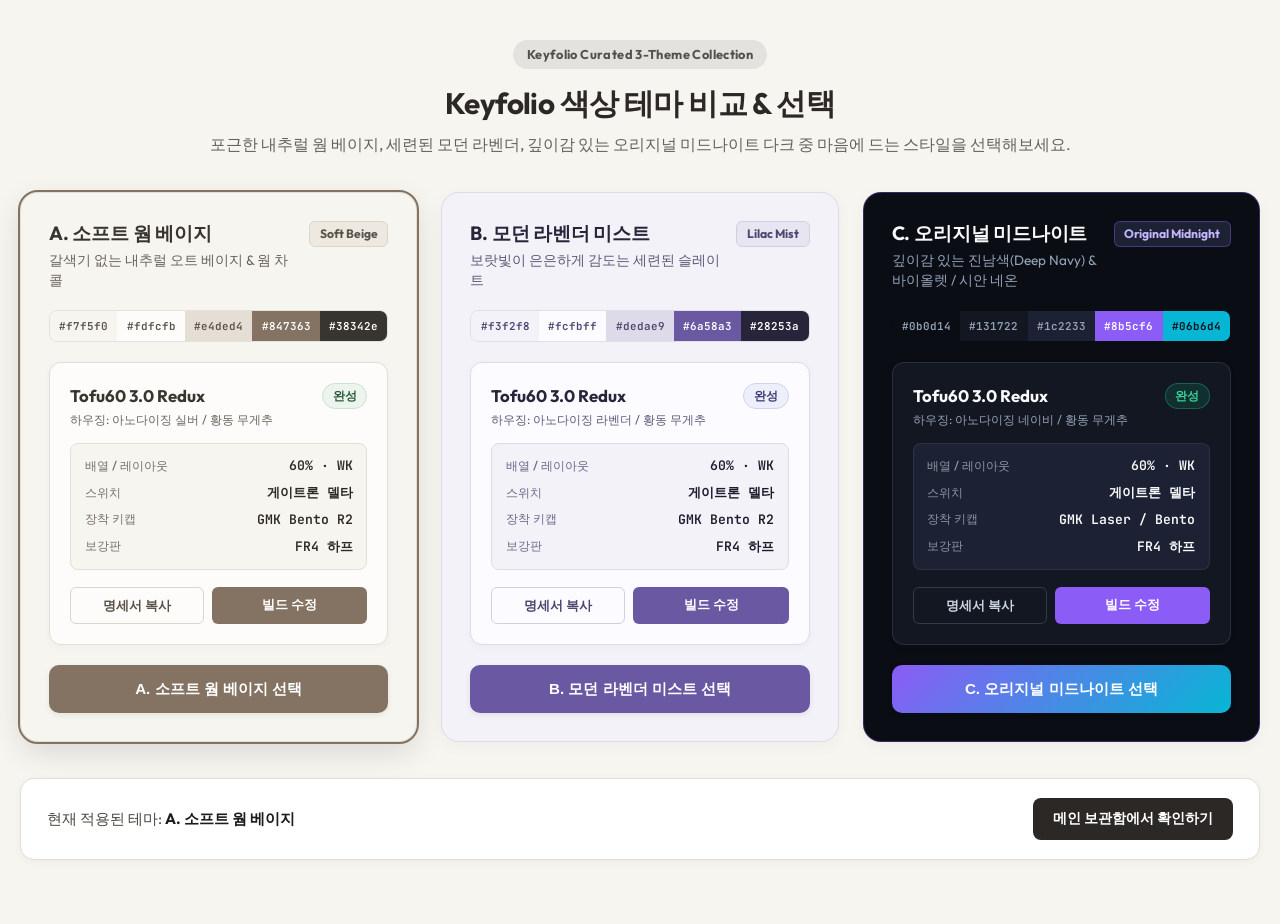
<file: theme-preview.html>
<!DOCTYPE html>
<html lang="ko">
<head>
  <meta charset="UTF-8">
  <meta name="viewport" content="width=device-width, initial-scale=1.0">
  <title>Keyfolio - 색상 테마 3종 비교 & 선택</title>
  <link rel="preconnect" href="https://fonts.googleapis.com">
  <link rel="preconnect" href="https://fonts.gstatic.com" crossorigin>
  <link href="https://fonts.googleapis.com/css2?family=JetBrains+Mono:wght@500;600&family=Outfit:wght@500;600;700&family=Pretendard:wght@400;500;600;700&display=swap" rel="stylesheet">
  <style>
    *, *::before, *::after {
      box-sizing: border-box;
      margin: 0;
      padding: 0;
    }

    body {
      font-family: 'Pretendard', 'Outfit', -apple-system, sans-serif;
      background: #f1f0ee;
      color: #333;
      line-height: 1.5;
      padding: 2.5rem 1.25rem 4rem;
      transition: background 0.3s ease, color 0.3s ease;
    }

    .container {
      max-width: 1240px;
      margin: 0 auto;
    }

    .header-section {
      text-align: center;
      margin-bottom: 2.25rem;
    }

    .badge-tag {
      display: inline-block;
      font-size: 0.8rem;
      font-weight: 700;
      padding: 0.3rem 0.85rem;
      border-radius: 9999px;
      background: #e4e2de;
      color: #55504a;
      margin-bottom: 0.75rem;
      letter-spacing: 0.03em;
      transition: all 0.3s ease;
    }

    .header-section h1 {
      font-size: 1.85rem;
      font-weight: 700;
      color: #2b2825;
      letter-spacing: -0.02em;
      transition: color 0.3s ease;
    }

    .header-section p {
      font-size: 1rem;
      color: #66615b;
      margin-top: 0.4rem;
      transition: color 0.3s ease;
    }

    /* 3 Columns Comparison Grid */
    .compare-grid {
      display: grid;
      grid-template-columns: repeat(3, 1fr);
      gap: 1.5rem;
    }

    @media (max-width: 1024px) {
      .compare-grid {
        grid-template-columns: 1fr;
        max-width: 580px;
        margin: 0 auto;
      }
    }

    /* Option Card Wrapper */
    .theme-panel {
      border-radius: 18px;
      padding: 1.75rem;
      display: flex;
      flex-direction: column;
      gap: 1.25rem;
      border: 1px solid;
      box-shadow: 0 4px 16px rgba(0, 0, 0, 0.04);
      transition: transform 0.25s ease, box-shadow 0.25s ease;
      position: relative;
    }

    .theme-panel:hover {
      transform: translateY(-3px);
      box-shadow: 0 10px 28px rgba(0, 0, 0, 0.08);
    }

    .theme-panel.active-choice {
      outline: 2.5px solid;
      box-shadow: 0 10px 30px rgba(0, 0, 0, 0.12);
    }

    .theme-header {
      display: flex;
      align-items: flex-start;
      justify-content: space-between;
      gap: 0.5rem;
    }

    .theme-header h2 {
      font-size: 1.2rem;
      font-weight: 700;
      letter-spacing: -0.01em;
      line-height: 1.3;
    }

    .theme-header p {
      font-size: 0.85rem;
      margin-top: 0.25rem;
    }

    .tag-pill {
      font-size: 0.76rem;
      font-weight: 700;
      padding: 0.2rem 0.6rem;
      border-radius: 6px;
      border: 1px solid;
      white-space: nowrap;
    }

    /* Swatches Palette Row */
    .palette-track {
      display: flex;
      height: 32px;
      border-radius: 8px;
      overflow: hidden;
      border: 1px solid rgba(0, 0, 0, 0.08);
    }

    .swatch {
      flex: 1;
      height: 100%;
      position: relative;
      display: flex;
      align-items: center;
      justify-content: center;
      font-size: 0.68rem;
      font-family: 'JetBrains Mono', monospace;
      font-weight: 600;
    }

    /* Mini Live Card Mockup */
    .mockup-card {
      border-radius: 12px;
      padding: 1.25rem;
      border: 1px solid;
      display: flex;
      flex-direction: column;
      gap: 0.85rem;
      box-shadow: 0 2px 8px rgba(0, 0, 0, 0.03);
    }

    .mockup-top {
      display: flex;
      align-items: flex-start;
      justify-content: space-between;
    }

    .mockup-title {
      font-size: 1.05rem;
      font-weight: 700;
    }

    .mockup-sub {
      font-size: 0.78rem;
      margin-top: 0.15rem;
    }

    .status-badge {
      font-size: 0.72rem;
      font-weight: 700;
      padding: 0.2rem 0.6rem;
      border-radius: 9999px;
      border: 1px solid;
    }

    .mockup-specs {
      border-radius: 8px;
      padding: 0.75rem 0.85rem;
      font-size: 0.84rem;
      display: flex;
      flex-direction: column;
      gap: 0.45rem;
      border: 1px solid;
    }

    .spec-row {
      display: flex;
      justify-content: space-between;
      align-items: center;
    }

    .spec-key {
      font-size: 0.78rem;
      font-weight: 500;
    }

    .spec-value {
      font-weight: 600;
      font-family: 'JetBrains Mono', monospace;
      font-size: 0.82rem;
    }

    .mockup-actions {
      display: flex;
      gap: 0.5rem;
      margin-top: 0.25rem;
    }

    .btn-mock-sub {
      flex: 1;
      padding: 0.5rem;
      border-radius: 6px;
      font-size: 0.8rem;
      font-weight: 600;
      border: 1px solid;
      background: transparent;
      text-align: center;
      cursor: default;
    }

    .btn-mock-main {
      flex: 1.2;
      padding: 0.5rem;
      border-radius: 6px;
      font-size: 0.8rem;
      font-weight: 600;
      border: none;
      text-align: center;
      cursor: default;
    }

    /* Apply Button */
    .btn-apply {
      width: 100%;
      padding: 0.85rem 1rem;
      border-radius: 10px;
      font-size: 0.95rem;
      font-weight: 700;
      border: none;
      cursor: pointer;
      display: flex;
      align-items: center;
      justify-content: center;
      gap: 0.5rem;
      transition: all 0.2s ease;
      margin-top: auto;
      box-shadow: 0 2px 6px rgba(0, 0, 0, 0.08);
    }

    .btn-apply:hover {
      filter: brightness(0.92);
      transform: translateY(-1px);
    }

    /* =========================================================================
       THEME 1: 소프트 웜 베이지 (Soft Warm Beige)
       ========================================================================= */
    .panel-beige {
      background: #f7f5f0;
      border-color: #e4ded4;
      color: #38342e;
    }
    .panel-beige.active-choice {
      outline-color: #847363;
    }
    .panel-beige .theme-header p { color: #69635a; }
    .panel-beige .tag-pill { background: #ede9e1; border-color: #dcd5c9; color: #5a5248; }
    .panel-beige .mockup-card { background: #fdfcfb; border-color: #e4ded4; }
    .panel-beige .mockup-sub { color: #69635a; }
    .panel-beige .status-badge { background: #edf4ee; color: #2a5c3c; border-color: #cde2d3; }
    .panel-beige .mockup-specs { background: #f7f5f0; border-color: #e4ded4; }
    .panel-beige .spec-key { color: #787066; }
    .panel-beige .spec-value { color: #2d2924; }
    .panel-beige .btn-mock-sub { border-color: #dcd5c9; color: #5a5248; }
    .panel-beige .btn-mock-main { background: #847363; color: #ffffff; }
    .panel-beige .btn-apply { background: #847363; color: #ffffff; }

    /* =========================================================================
       THEME 2: 모던 라벤더 미스트 (Modern Lavender Mist)
       ========================================================================= */
    .panel-lavender {
      background: #f3f2f8;
      border-color: #dedae9;
      color: #28253a;
    }
    .panel-lavender.active-choice {
      outline-color: #6a58a3;
    }
    .panel-lavender .theme-header p { color: #5e5875; }
    .panel-lavender .tag-pill { background: #e7e5f1; border-color: #d4cfdf; color: #4e4470; }
    .panel-lavender .mockup-card { background: #fcfbff; border-color: #dedae9; }
    .panel-lavender .mockup-sub { color: #5e5875; }
    .panel-lavender .status-badge { background: #edf0fa; color: #3d3b76; border-color: #cfd4ee; }
    .panel-lavender .mockup-specs { background: #f3f2f8; border-color: #dedae9; }
    .panel-lavender .spec-key { color: #6f6788; }
    .panel-lavender .spec-value { color: #1e1b2e; }
    .panel-lavender .btn-mock-sub { border-color: #d4cfdf; color: #4e4470; }
    .panel-lavender .btn-mock-main { background: #6a58a3; color: #ffffff; }
    .panel-lavender .btn-apply { background: #6a58a3; color: #ffffff; }

    /* =========================================================================
       THEME 3: 오리지널 미드나이트 (Original Midnight Navy & Violet) - 초기 오리지널 테마
       ========================================================================= */
    .panel-titanium {
      background: #0b0d14;
      border-color: rgba(139, 92, 246, 0.35);
      color: #f8fafc;
    }
    .panel-titanium.active-choice {
      outline-color: #8b5cf6;
      box-shadow: 0 10px 30px rgba(139, 92, 246, 0.25);
    }
    .panel-titanium .theme-header p { color: #94a3b8; }
    .panel-titanium .tag-pill { background: #1c2233; border-color: rgba(139, 92, 246, 0.4); color: #c4b5fd; }
    .panel-titanium .mockup-card { background: #131722; border-color: rgba(255, 255, 255, 0.1); }
    .panel-titanium .mockup-sub { color: #94a3b8; }
    .panel-titanium .status-badge { background: rgba(16, 185, 129, 0.15); color: #34d399; border-color: rgba(52, 211, 153, 0.3); }
    .panel-titanium .mockup-specs { background: #1c2233; border-color: rgba(255, 255, 255, 0.08); }
    .panel-titanium .spec-key { color: #8e94a0; }
    .panel-titanium .spec-value { color: #f8fafc; }
    .panel-titanium .btn-mock-sub { border-color: rgba(255, 255, 255, 0.15); color: #cbd5e1; }
    .panel-titanium .btn-mock-main { background: #8b5cf6; color: #ffffff; }
    .panel-titanium .btn-apply { background: linear-gradient(135deg, #8b5cf6 0%, #06b6d4 100%); color: #ffffff; }

    /* Dark Mode Page Adaptive Styles */
    body.theme-preview-dark {
      background: #090a0d !important;
      color: #e4e4e7 !important;
    }
    body.theme-preview-dark .header-section h1 {
      color: #f4f4f5;
    }
    body.theme-preview-dark .header-section p {
      color: #9da1ab;
    }
    body.theme-preview-dark .badge-tag {
      background: #16181f;
      color: #a1a1aa;
      border: 1px solid rgba(255, 255, 255, 0.08);
    }
    body.theme-preview-dark .bottom-bar {
      background: #16181f;
      border-color: rgba(255, 255, 255, 0.1);
    }
    body.theme-preview-dark .bottom-status {
      color: #a1a1aa;
    }
    body.theme-preview-dark .bottom-status strong {
      color: #f4f4f5;
    }
    body.theme-preview-dark .btn-nav-main {
      background: #e4e4e7;
      color: #0e1015;
    }
    body.theme-preview-dark .btn-nav-main:hover {
      background: #ffffff;
    }

    /* Bottom Control Bar */
    .bottom-bar {
      margin-top: 2.25rem;
      background: #ffffff;
      border: 1px solid #e2ded4;
      border-radius: 14px;
      padding: 1.15rem 1.6rem;
      display: flex;
      align-items: center;
      justify-content: space-between;
      flex-wrap: wrap;
      gap: 1rem;
      box-shadow: 0 2px 10px rgba(0, 0, 0, 0.04);
      transition: all 0.3s ease;
    }

    .bottom-status {
      font-size: 0.95rem;
      color: #4a453f;
      transition: color 0.3s ease;
    }

    .bottom-status strong {
      color: #1e1c1a;
      font-weight: 700;
      transition: color 0.3s ease;
    }

    .btn-nav-main {
      padding: 0.65rem 1.25rem;
      background: #2b2825;
      color: #ffffff;
      text-decoration: none;
      border-radius: 8px;
      font-size: 0.9rem;
      font-weight: 600;
      transition: all 0.2s ease;
    }

    .btn-nav-main:hover {
      background: #44403c;
    }

    /* Toast */
    .toast-box {
      position: fixed;
      bottom: 2rem;
      left: 50%;
      transform: translateX(-50%) translateY(20px);
      background: #2b2825;
      color: #ffffff;
      padding: 0.85rem 1.6rem;
      border-radius: 9999px;
      font-size: 0.94rem;
      font-weight: 600;
      opacity: 0;
      pointer-events: none;
      transition: all 0.25s ease;
      box-shadow: 0 10px 25px rgba(0, 0, 0, 0.18);
      z-index: 100;
      white-space: nowrap;
    }

    .toast-box.show {
      opacity: 1;
      transform: translateX(-50%) translateY(0);
    }
  </style>
</head>
<body>

  <div class="container">
    <div class="header-section">
      <span class="badge-tag">Keyfolio Curated 3-Theme Collection</span>
      <h1>Keyfolio 색상 테마 비교 & 선택</h1>
      <p>포근한 내추럴 웜 베이지, 세련된 모던 라벤더, 깊이감 있는 오리지널 미드나이트 다크 중 마음에 드는 스타일을 선택해보세요.</p>
    </div>

    <div class="compare-grid">

      <!-- THEME A: 소프트 웜 베이지 -->
      <section id="panel-warm-beige" class="theme-panel panel-beige">
        <div class="theme-header">
          <div>
            <h2>A. 소프트 웜 베이지</h2>
            <p>갈색기 없는 내추럴 오트 베이지 & 웜 차콜</p>
          </div>
          <span class="tag-pill">Soft Beige</span>
        </div>

        <div class="palette-track">
          <div class="swatch" style="background: #f7f5f0; color: #5a5248;" title="배경 #f7f5f0">#f7f5f0</div>
          <div class="swatch" style="background: #fdfcfb; color: #5a5248;" title="카드 #fdfcfb">#fdfcfb</div>
          <div class="swatch" style="background: #e4ded4; color: #5a5248;" title="보더 #e4ded4">#e4ded4</div>
          <div class="swatch" style="background: #847363; color: #ffffff;" title="포인트 #847363">#847363</div>
          <div class="swatch" style="background: #38342e; color: #ffffff;" title="텍스트 #38342e">#38342e</div>
        </div>

        <!-- Live Mockup Card -->
        <div class="mockup-card">
          <div class="mockup-top">
            <div>
              <div class="mockup-title">Tofu60 3.0 Redux</div>
              <div class="mockup-sub">하우징: 아노다이징 실버 / 황동 무게추</div>
            </div>
            <span class="status-badge">완성</span>
          </div>

          <div class="mockup-specs">
            <div class="spec-row">
              <span class="spec-key">배열 / 레이아웃</span>
              <span class="spec-value">60% · WK</span>
            </div>
            <div class="spec-row">
              <span class="spec-key">스위치</span>
              <span class="spec-value">게이트론 델타</span>
            </div>
            <div class="spec-row">
              <span class="spec-key">장착 키캡</span>
              <span class="spec-value">GMK Bento R2</span>
            </div>
            <div class="spec-row">
              <span class="spec-key">보강판</span>
              <span class="spec-value">FR4 하프</span>
            </div>
          </div>

          <div class="mockup-actions">
            <div class="btn-mock-sub">명세서 복사</div>
            <div class="btn-mock-main">빌드 수정</div>
          </div>
        </div>

        <button type="button" class="btn-apply" onclick="applyTheme('warm-beige', 'A. 소프트 웜 베이지')">
          A. 소프트 웜 베이지 선택
        </button>
      </section>

      <!-- THEME B: 모던 라벤더 미스트 -->
      <section id="panel-lavender-mist" class="theme-panel panel-lavender">
        <div class="theme-header">
          <div>
            <h2>B. 모던 라벤더 미스트</h2>
            <p>보랏빛이 은은하게 감도는 세련된 슬레이트</p>
          </div>
          <span class="tag-pill">Lilac Mist</span>
        </div>

        <div class="palette-track">
          <div class="swatch" style="background: #f3f2f8; color: #4e4470;" title="배경 #f3f2f8">#f3f2f8</div>
          <div class="swatch" style="background: #fcfbff; color: #4e4470;" title="카드 #fcfbff">#fcfbff</div>
          <div class="swatch" style="background: #dedae9; color: #4e4470;" title="보더 #dedae9">#dedae9</div>
          <div class="swatch" style="background: #6a58a3; color: #ffffff;" title="포인트 #6a58a3">#6a58a3</div>
          <div class="swatch" style="background: #28253a; color: #ffffff;" title="텍스트 #28253a">#28253a</div>
        </div>

        <!-- Live Mockup Card -->
        <div class="mockup-card">
          <div class="mockup-top">
            <div>
              <div class="mockup-title">Tofu60 3.0 Redux</div>
              <div class="mockup-sub">하우징: 아노다이징 라벤더 / 황동 무게추</div>
            </div>
            <span class="status-badge">완성</span>
          </div>

          <div class="mockup-specs">
            <div class="spec-row">
              <span class="spec-key">배열 / 레이아웃</span>
              <span class="spec-value">60% · WK</span>
            </div>
            <div class="spec-row">
              <span class="spec-key">스위치</span>
              <span class="spec-value">게이트론 델타</span>
            </div>
            <div class="spec-row">
              <span class="spec-key">장착 키캡</span>
              <span class="spec-value">GMK Bento R2</span>
            </div>
            <div class="spec-row">
              <span class="spec-key">보강판</span>
              <span class="spec-value">FR4 하프</span>
            </div>
          </div>

          <div class="mockup-actions">
            <div class="btn-mock-sub">명세서 복사</div>
            <div class="btn-mock-main">빌드 수정</div>
          </div>
        </div>

        <button type="button" class="btn-apply" onclick="applyTheme('lavender-mist', 'B. 모던 라벤더 미스트')">
          B. 모던 라벤더 미스트 선택
        </button>
      </section>

      <!-- THEME C: 오리지널 미드나이트 (초기 개발 오리지널 진남색/진보라 테마) -->
      <section id="panel-titanium" class="theme-panel panel-titanium">
        <div class="theme-header">
          <div>
            <h2>C. 오리지널 미드나이트</h2>
            <p>깊이감 있는 진남색(Deep Navy) & 바이올렛 / 시안 네온</p>
          </div>
          <span class="tag-pill">Original Midnight</span>
        </div>

        <div class="palette-track">
          <div class="swatch" style="background: #0b0d14; color: #94a3b8;" title="배경 #0b0d14">#0b0d14</div>
          <div class="swatch" style="background: #131722; color: #94a3b8;" title="카드 #131722">#131722</div>
          <div class="swatch" style="background: #1c2233; color: #94a3b8;" title="서브 #1c2233">#1c2233</div>
          <div class="swatch" style="background: #8b5cf6; color: #ffffff;" title="바이올렛 #8b5cf6">#8b5cf6</div>
          <div class="swatch" style="background: #06b6d4; color: #0b0d14;" title="시안 #06b6d4">#06b6d4</div>
        </div>

        <!-- Live Mockup Card -->
        <div class="mockup-card">
          <div class="mockup-top">
            <div>
              <div class="mockup-title">Tofu60 3.0 Redux</div>
              <div class="mockup-sub">하우징: 아노다이징 네이비 / 황동 무게추</div>
            </div>
            <span class="status-badge">완성</span>
          </div>

          <div class="mockup-specs">
            <div class="spec-row">
              <span class="spec-key">배열 / 레이아웃</span>
              <span class="spec-value">60% · WK</span>
            </div>
            <div class="spec-row">
              <span class="spec-key">스위치</span>
              <span class="spec-value">게이트론 델타</span>
            </div>
            <div class="spec-row">
              <span class="spec-key">장착 키캡</span>
              <span class="spec-value">GMK Laser / Bento</span>
            </div>
            <div class="spec-row">
              <span class="spec-key">보강판</span>
              <span class="spec-value">FR4 하프</span>
            </div>
          </div>

          <div class="mockup-actions">
            <div class="btn-mock-sub">명세서 복사</div>
            <div class="btn-mock-main">빌드 수정</div>
          </div>
        </div>

        <button type="button" class="btn-apply" onclick="applyTheme('titanium', 'C. 오리지널 미드나이트 (진남색 & 진보라)')">
          C. 오리지널 미드나이트 선택
        </button>
      </section>

    </div>

    <!-- Bottom Status Bar -->
    <div class="bottom-bar">
      <div class="bottom-status">
        현재 적용된 테마: <strong id="current-label">A. 소프트 웜 베이지</strong>
      </div>
      <a href="index.html" class="btn-nav-main">메인 보관함에서 확인하기</a>
    </div>
  </div>

  <div id="toast" class="toast-box">테마가 성공적으로 적용되었습니다.</div>

  <script>
    const THEMES = {
      'warm-beige': {
        name: 'A. 소프트 웜 베이지',
        bodyBg: '#f7f5f0',
        panelId: 'panel-warm-beige',
        isDark: false
      },
      'lavender-mist': {
        name: 'B. 모던 라벤더 미스트',
        bodyBg: '#f3f2f8',
        panelId: 'panel-lavender-mist',
        isDark: false
      },
      'titanium': {
        name: 'C. 미드나이트 다크 (초기 테마)',
        bodyBg: '#0e1015',
        panelId: 'panel-titanium',
        isDark: true
      }
    };

    function updateActiveUI(themeKey) {
      const info = THEMES[themeKey] || THEMES['warm-beige'];
      document.getElementById('current-label').textContent = info.name;
      document.body.style.background = info.bodyBg;

      if (info.isDark) {
        document.body.classList.add('theme-preview-dark');
      } else {
        document.body.classList.remove('theme-preview-dark');
      }

      document.querySelectorAll('.theme-panel').forEach(p => p.classList.remove('active-choice'));
      const activePanel = document.getElementById(info.panelId);
      if (activePanel) activePanel.classList.add('active-choice');
    }

    function applyTheme(themeKey, themeName) {
      localStorage.setItem('keyvault_theme', themeKey);
      updateActiveUI(themeKey);

      const toast = document.getElementById('toast');
      toast.textContent = `'${themeName}' 테마가 적용되었습니다. 메인 앱에 바로 반영됩니다.`;
      toast.classList.add('show');
      setTimeout(() => toast.classList.remove('show'), 2500);
    }

    // Init
    let saved = localStorage.getItem('keyvault_theme') || 'warm-beige';
    if (saved === 'midnight-dark') saved = 'titanium';
    if (!THEMES[saved]) saved = 'warm-beige';
    updateActiveUI(saved);
  </script>
</body>
</html>
</file>
